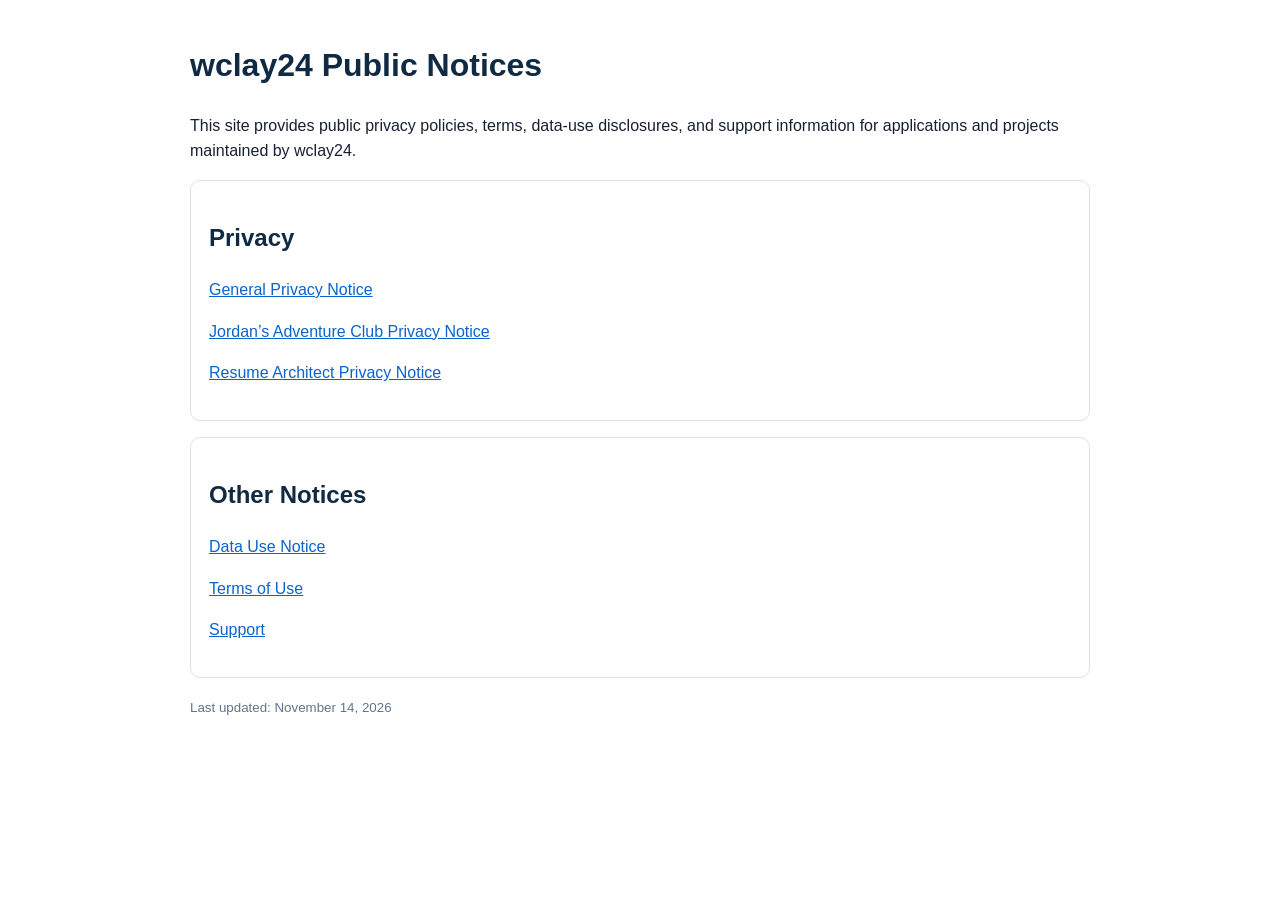
<file: index.html>
<!doctype html>
<html lang="en">
<head>
<meta charset="utf-8">
<meta name="viewport" content="width=device-width,initial-scale=1">
<title>wclay24 Public Notices</title>
<style>
body{font-family:Arial,sans-serif;max-width:900px;margin:40px auto;padding:0 20px;line-height:1.6;color:#172033}
h1,h2{color:#102a43}
a{color:#0b63ce}
.card{border:1px solid #d9e2ec;border-radius:10px;padding:18px;margin:16px 0}
small{color:#61758a}
</style>
</head>
<body>
<h1>wclay24 Public Notices</h1>
<p>This site provides public privacy policies, terms, data-use disclosures, and support information for applications and projects maintained by wclay24.</p>

<div class="card">
<h2>Privacy</h2>
<p><a href="privacy.html">General Privacy Notice</a></p>
<p><a href="jordans-adventure-club.html">Jordan’s Adventure Club Privacy Notice</a></p>
<p><a href="privacy/resume-architect.html">Resume Architect Privacy Notice</a></p>
</div>

<div class="card">
<h2>Other Notices</h2>
<p><a href="data-use.html">Data Use Notice</a></p>
<p><a href="terms.html">Terms of Use</a></p>
<p><a href="support.html">Support</a></p>
</div>

<p><small>Last updated: November 14, 2026</small></p>
</body>
</html>
</file>
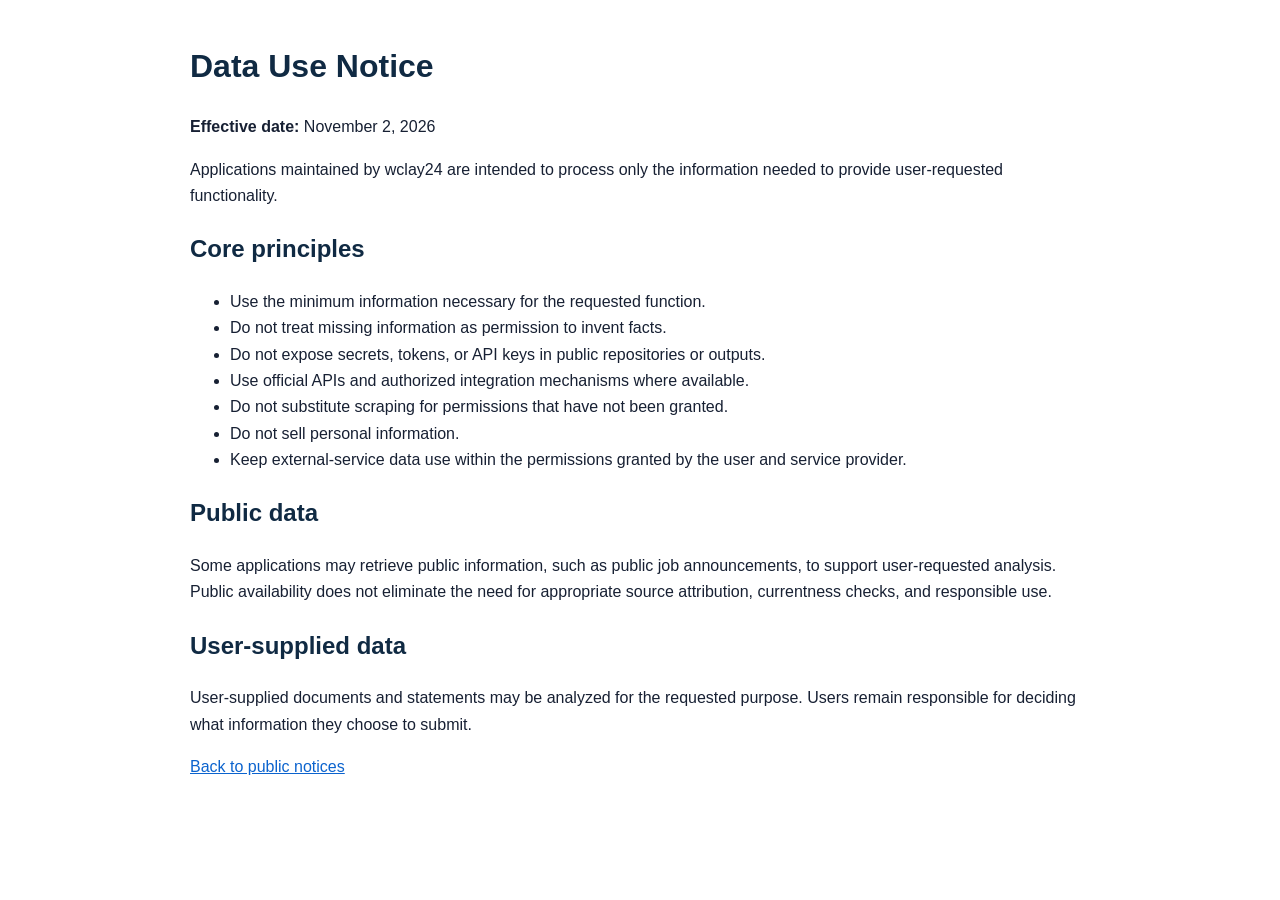
<file: data-use.html>
<!doctype html>
<html lang="en">
<head>
<meta charset="utf-8">
<meta name="viewport" content="width=device-width,initial-scale=1">
<title>Data Use Notice</title>
<style>
body{font-family:Arial,sans-serif;max-width:900px;margin:40px auto;padding:0 20px;line-height:1.65;color:#172033}
h1,h2{color:#102a43}
a{color:#0b63ce}
</style>
</head>
<body>
<h1>Data Use Notice</h1>
<p><strong>Effective date:</strong> November 2, 2026</p>

<p>Applications maintained by wclay24 are intended to process only the information needed to provide user-requested functionality.</p>

<h2>Core principles</h2>
<ul>
<li>Use the minimum information necessary for the requested function.</li>
<li>Do not treat missing information as permission to invent facts.</li>
<li>Do not expose secrets, tokens, or API keys in public repositories or outputs.</li>
<li>Use official APIs and authorized integration mechanisms where available.</li>
<li>Do not substitute scraping for permissions that have not been granted.</li>
<li>Do not sell personal information.</li>
<li>Keep external-service data use within the permissions granted by the user and service provider.</li>
</ul>

<h2>Public data</h2>
<p>Some applications may retrieve public information, such as public job announcements, to support user-requested analysis. Public availability does not eliminate the need for appropriate source attribution, currentness checks, and responsible use.</p>

<h2>User-supplied data</h2>
<p>User-supplied documents and statements may be analyzed for the requested purpose. Users remain responsible for deciding what information they choose to submit.</p>

<p><a href="index.html">Back to public notices</a></p>
</body>
</html>
</file>
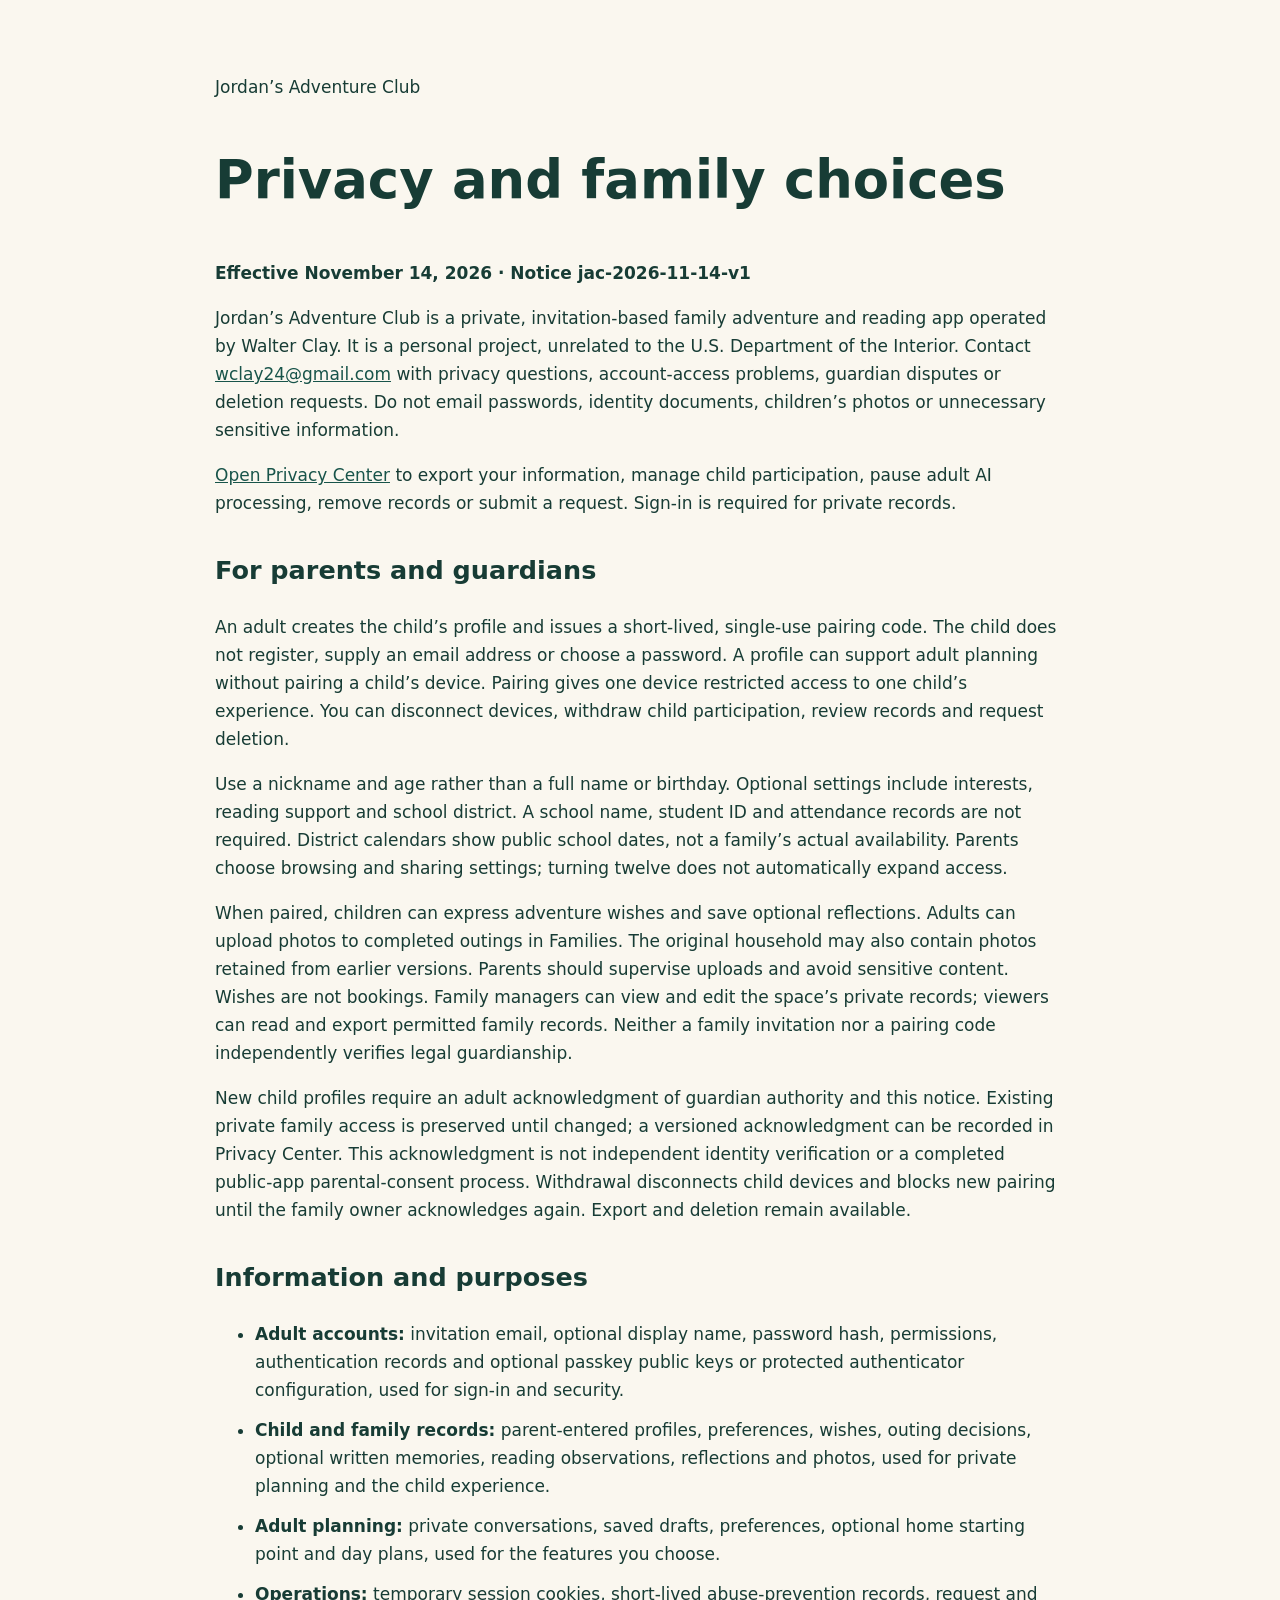
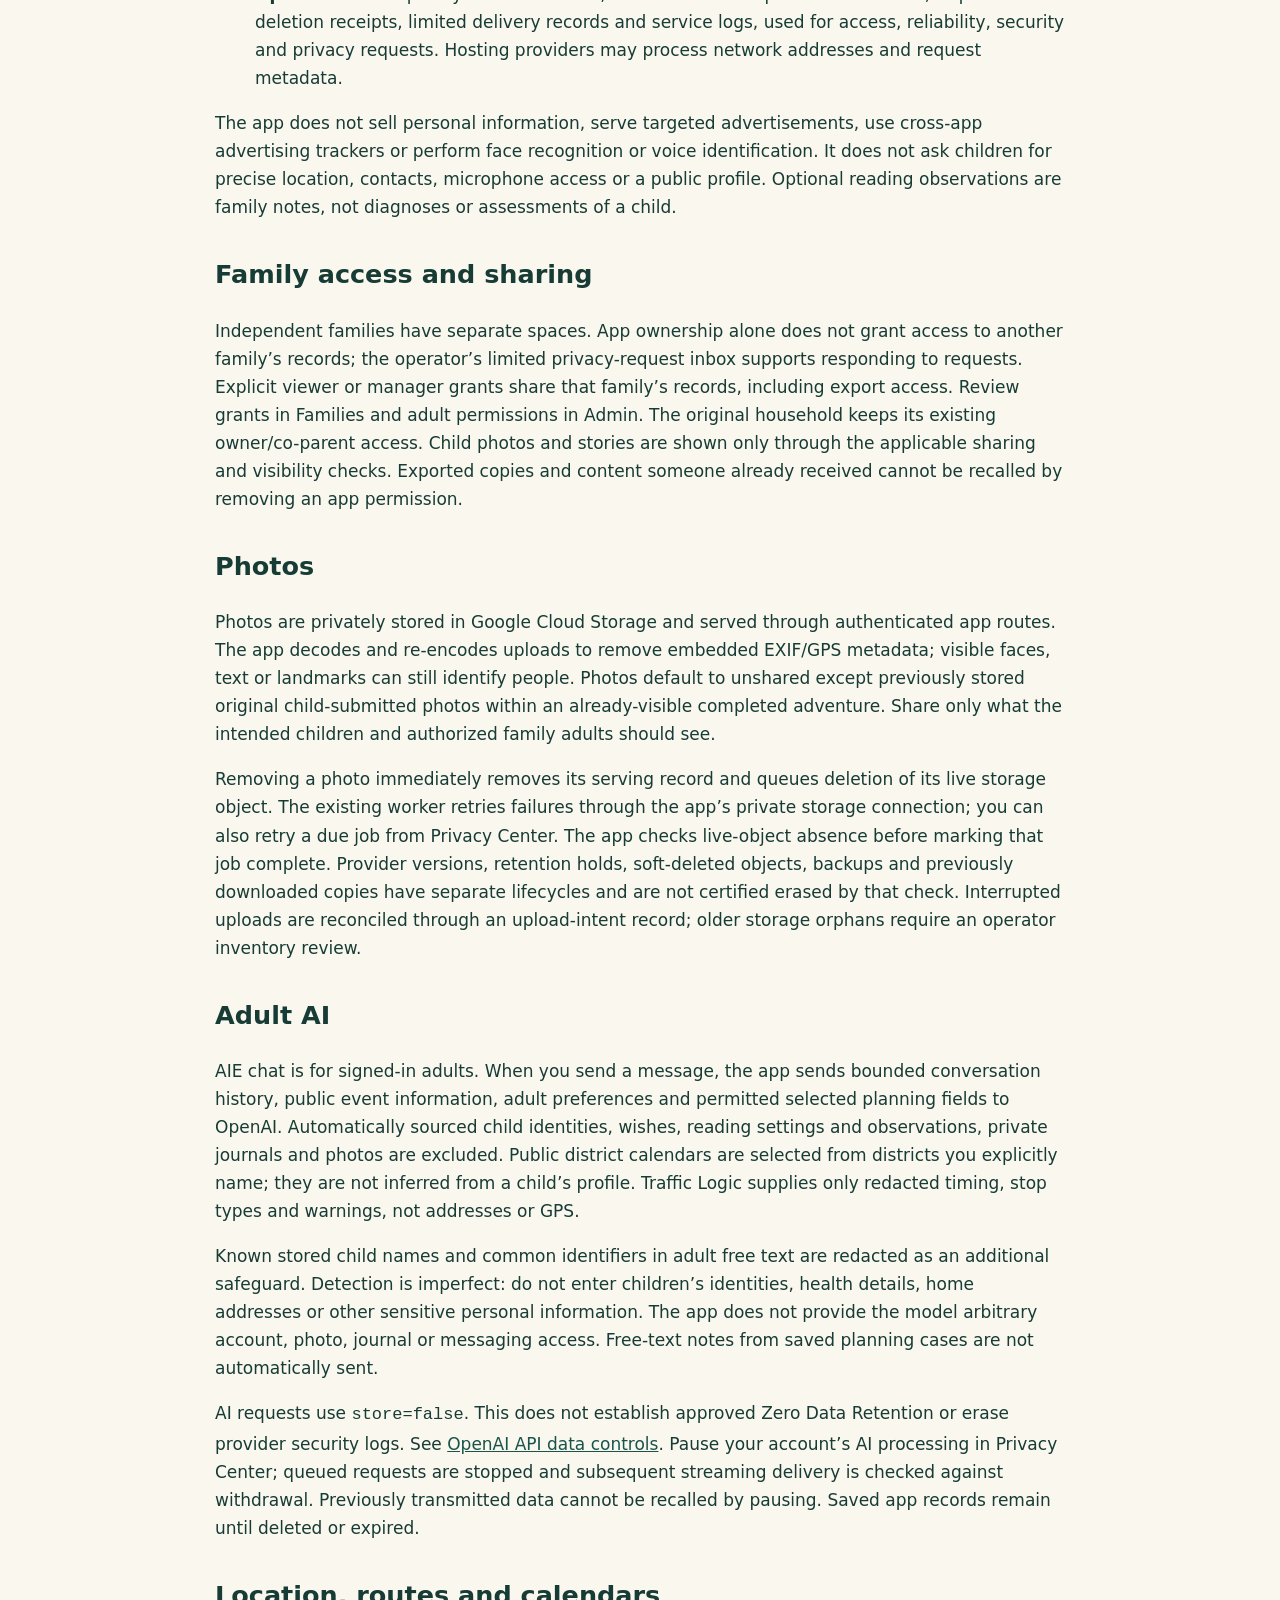
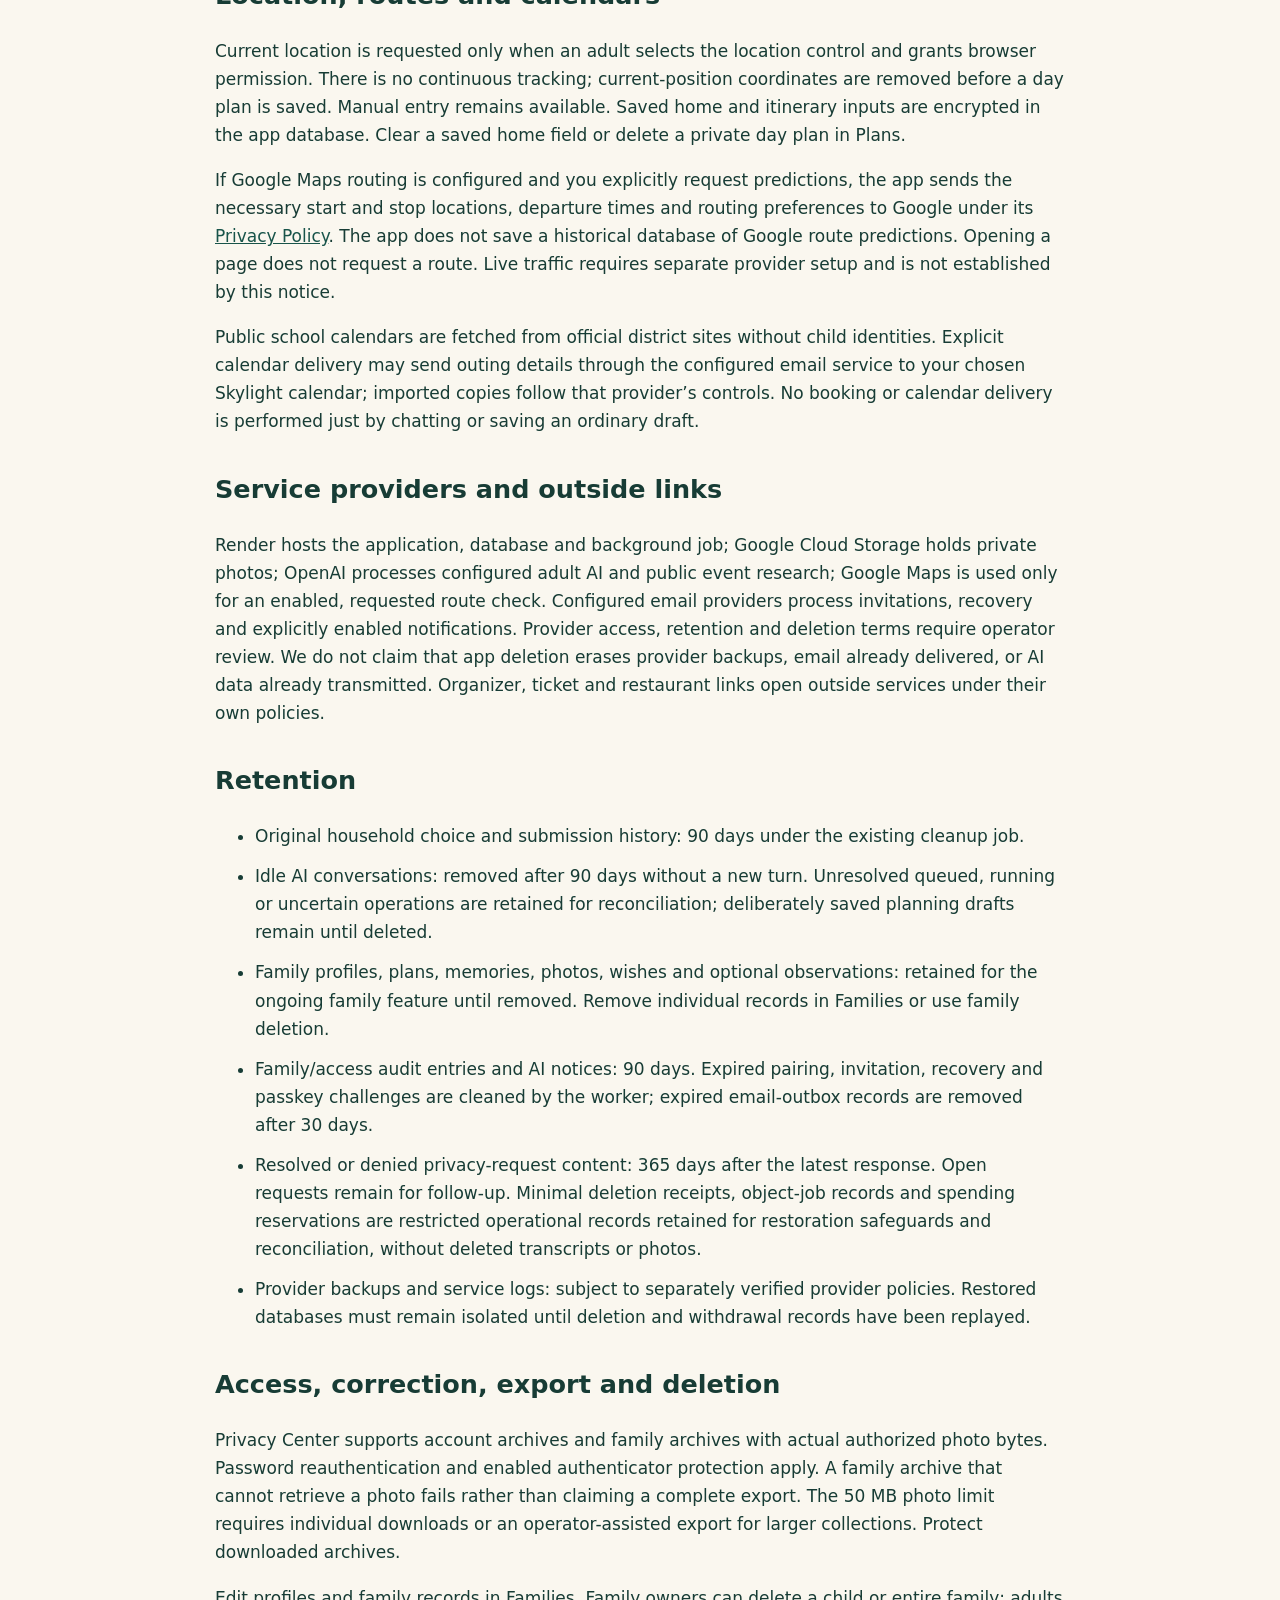
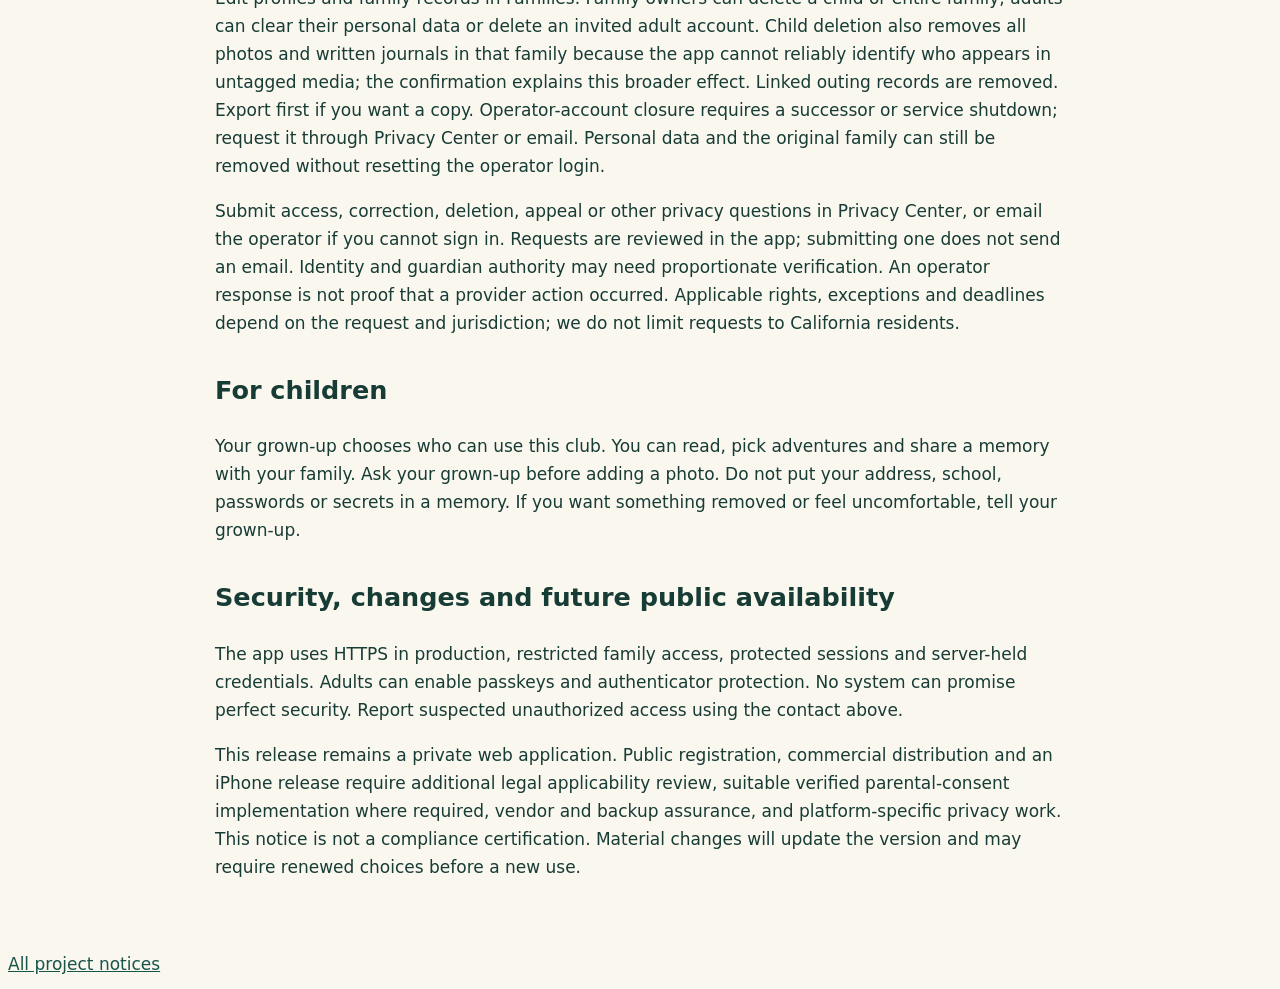
<file: jordans-adventure-club.html>
<!doctype html><html lang="en"><head><meta charset="utf-8"><meta name="viewport" content="width=device-width,initial-scale=1"><title>Privacy · Jordan’s Adventure Club</title><link rel="stylesheet" href="jac-privacy.css"></head><body><main class="privacy-notice">
<p class="eyebrow">Jordan’s Adventure Club</p><h1>Privacy and family choices</h1>
<p><strong>Effective November 14, 2026 · Notice jac-2026-11-14-v1</strong></p>
<p>Jordan’s Adventure Club is a private, invitation-based family adventure and reading app operated by Walter Clay. It is a personal project, unrelated to the U.S. Department of the Interior. Contact <a href="mailto:wclay24@gmail.com">wclay24@gmail.com</a> with privacy questions, account-access problems, guardian disputes or deletion requests. Do not email passwords, identity documents, children’s photos or unnecessary sensitive information.</p>
<p><a href="https://jordansatlas.com/club/privacy">Open Privacy Center</a> to export your information, manage child participation, pause adult AI processing, remove records or submit a request. Sign-in is required for private records.</p>
<h2 id="parents">For parents and guardians</h2>
<p>An adult creates the child’s profile and issues a short-lived, single-use pairing code. The child does not register, supply an email address or choose a password. A profile can support adult planning without pairing a child’s device. Pairing gives one device restricted access to one child’s experience. You can disconnect devices, withdraw child participation, review records and request deletion.</p>
<p>Use a nickname and age rather than a full name or birthday. Optional settings include interests, reading support and school district. A school name, student ID and attendance records are not required. District calendars show public school dates, not a family’s actual availability. Parents choose browsing and sharing settings; turning twelve does not automatically expand access.</p>
<p>When paired, children can express adventure wishes and save optional reflections. Adults can upload photos to completed outings in Families. The original household may also contain photos retained from earlier versions. Parents should supervise uploads and avoid sensitive content. Wishes are not bookings. Family managers can view and edit the space’s private records; viewers can read and export permitted family records. Neither a family invitation nor a pairing code independently verifies legal guardianship.</p>
<p>New child profiles require an adult acknowledgment of guardian authority and this notice. Existing private family access is preserved until changed; a versioned acknowledgment can be recorded in Privacy Center. This acknowledgment is not independent identity verification or a completed public-app parental-consent process. Withdrawal disconnects child devices and blocks new pairing until the family owner acknowledges again. Export and deletion remain available.</p>
<h2>Information and purposes</h2>
<ul><li><strong>Adult accounts:</strong> invitation email, optional display name, password hash, permissions, authentication records and optional passkey public keys or protected authenticator configuration, used for sign-in and security.</li>
<li><strong>Child and family records:</strong> parent-entered profiles, preferences, wishes, outing decisions, optional written memories, reading observations, reflections and photos, used for private planning and the child experience.</li>
<li><strong>Adult planning:</strong> private conversations, saved drafts, preferences, optional home starting point and day plans, used for the features you choose.</li>
<li><strong>Operations:</strong> temporary session cookies, short-lived abuse-prevention records, request and deletion receipts, limited delivery records and service logs, used for access, reliability, security and privacy requests. Hosting providers may process network addresses and request metadata.</li></ul>
<p>The app does not sell personal information, serve targeted advertisements, use cross-app advertising trackers or perform face recognition or voice identification. It does not ask children for precise location, contacts, microphone access or a public profile. Optional reading observations are family notes, not diagnoses or assessments of a child.</p>
<h2>Family access and sharing</h2>
<p>Independent families have separate spaces. App ownership alone does not grant access to another family’s records; the operator’s limited privacy-request inbox supports responding to requests. Explicit viewer or manager grants share that family’s records, including export access. Review grants in Families and adult permissions in Admin. The original household keeps its existing owner/co-parent access. Child photos and stories are shown only through the applicable sharing and visibility checks. Exported copies and content someone already received cannot be recalled by removing an app permission.</p>
<h2>Photos</h2>
<p>Photos are privately stored in Google Cloud Storage and served through authenticated app routes. The app decodes and re-encodes uploads to remove embedded EXIF/GPS metadata; visible faces, text or landmarks can still identify people. Photos default to unshared except previously stored original child-submitted photos within an already-visible completed adventure. Share only what the intended children and authorized family adults should see.</p>
<p>Removing a photo immediately removes its serving record and queues deletion of its live storage object. The existing worker retries failures through the app’s private storage connection; you can also retry a due job from Privacy Center. The app checks live-object absence before marking that job complete. Provider versions, retention holds, soft-deleted objects, backups and previously downloaded copies have separate lifecycles and are not certified erased by that check. Interrupted uploads are reconciled through an upload-intent record; older storage orphans require an operator inventory review.</p>
<h2>Adult AI</h2>
<p>AIE chat is for signed-in adults. When you send a message, the app sends bounded conversation history, public event information, adult preferences and permitted selected planning fields to OpenAI. Automatically sourced child identities, wishes, reading settings and observations, private journals and photos are excluded. Public district calendars are selected from districts you explicitly name; they are not inferred from a child’s profile. Traffic Logic supplies only redacted timing, stop types and warnings, not addresses or GPS.</p>
<p>Known stored child names and common identifiers in adult free text are redacted as an additional safeguard. Detection is imperfect: do not enter children’s identities, health details, home addresses or other sensitive personal information. The app does not provide the model arbitrary account, photo, journal or messaging access. Free-text notes from saved planning cases are not automatically sent.</p>
<p>AI requests use <code>store=false</code>. This does not establish approved Zero Data Retention or erase provider security logs. See <a href="https://developers.openai.com/api/docs/guides/your-data">OpenAI API data controls</a>. Pause your account’s AI processing in Privacy Center; queued requests are stopped and subsequent streaming delivery is checked against withdrawal. Previously transmitted data cannot be recalled by pausing. Saved app records remain until deleted or expired.</p>
<h2>Location, routes and calendars</h2>
<p>Current location is requested only when an adult selects the location control and grants browser permission. There is no continuous tracking; current-position coordinates are removed before a day plan is saved. Manual entry remains available. Saved home and itinerary inputs are encrypted in the app database. Clear a saved home field or delete a private day plan in Plans.</p>
<p>If Google Maps routing is configured and you explicitly request predictions, the app sends the necessary start and stop locations, departure times and routing preferences to Google under its <a href="https://policies.google.com/privacy">Privacy Policy</a>. The app does not save a historical database of Google route predictions. Opening a page does not request a route. Live traffic requires separate provider setup and is not established by this notice.</p>
<p>Public school calendars are fetched from official district sites without child identities. Explicit calendar delivery may send outing details through the configured email service to your chosen Skylight calendar; imported copies follow that provider’s controls. No booking or calendar delivery is performed just by chatting or saving an ordinary draft.</p>
<h2>Service providers and outside links</h2>
<p>Render hosts the application, database and background job; Google Cloud Storage holds private photos; OpenAI processes configured adult AI and public event research; Google Maps is used only for an enabled, requested route check. Configured email providers process invitations, recovery and explicitly enabled notifications. Provider access, retention and deletion terms require operator review. We do not claim that app deletion erases provider backups, email already delivered, or AI data already transmitted. Organizer, ticket and restaurant links open outside services under their own policies.</p>
<h2>Retention</h2>
<ul><li>Original household choice and submission history: 90 days under the existing cleanup job.</li><li>Idle AI conversations: removed after 90 days without a new turn. Unresolved queued, running or uncertain operations are retained for reconciliation; deliberately saved planning drafts remain until deleted.</li><li>Family profiles, plans, memories, photos, wishes and optional observations: retained for the ongoing family feature until removed. Remove individual records in Families or use family deletion.</li><li>Family/access audit entries and AI notices: 90 days. Expired pairing, invitation, recovery and passkey challenges are cleaned by the worker; expired email-outbox records are removed after 30 days.</li><li>Resolved or denied privacy-request content: 365 days after the latest response. Open requests remain for follow-up. Minimal deletion receipts, object-job records and spending reservations are restricted operational records retained for restoration safeguards and reconciliation, without deleted transcripts or photos.</li><li>Provider backups and service logs: subject to separately verified provider policies. Restored databases must remain isolated until deletion and withdrawal records have been replayed.</li></ul>
<h2>Access, correction, export and deletion</h2>
<p>Privacy Center supports account archives and family archives with actual authorized photo bytes. Password reauthentication and enabled authenticator protection apply. A family archive that cannot retrieve a photo fails rather than claiming a complete export. The 50 MB photo limit requires individual downloads or an operator-assisted export for larger collections. Protect downloaded archives.</p>
<p>Edit profiles and family records in Families. Family owners can delete a child or entire family; adults can clear their personal data or delete an invited adult account. Child deletion also removes all photos and written journals in that family because the app cannot reliably identify who appears in untagged media; the confirmation explains this broader effect. Linked outing records are removed. Export first if you want a copy. Operator-account closure requires a successor or service shutdown; request it through Privacy Center or email. Personal data and the original family can still be removed without resetting the operator login.</p>
<p>Submit access, correction, deletion, appeal or other privacy questions in Privacy Center, or email the operator if you cannot sign in. Requests are reviewed in the app; submitting one does not send an email. Identity and guardian authority may need proportionate verification. An operator response is not proof that a provider action occurred. Applicable rights, exceptions and deadlines depend on the request and jurisdiction; we do not limit requests to California residents.</p>
<h2 id="children">For children</h2>
<p>Your grown-up chooses who can use this club. You can read, pick adventures and share a memory with your family. Ask your grown-up before adding a photo. Do not put your address, school, passwords or secrets in a memory. If you want something removed or feel uncomfortable, tell your grown-up.</p>
<h2>Security, changes and future public availability</h2>
<p>The app uses HTTPS in production, restricted family access, protected sessions and server-held credentials. Adults can enable passkeys and authenticator protection. No system can promise perfect security. Report suspected unauthorized access using the contact above.</p>
<p>This release remains a private web application. Public registration, commercial distribution and an iPhone release require additional legal applicability review, suitable verified parental-consent implementation where required, vendor and backup assurance, and platform-specific privacy work. This notice is not a compliance certification. Material changes will update the version and may require renewed choices before a new use.</p>
</main>
<p><a href="index.html">All project notices</a></p></body></html>
</file>
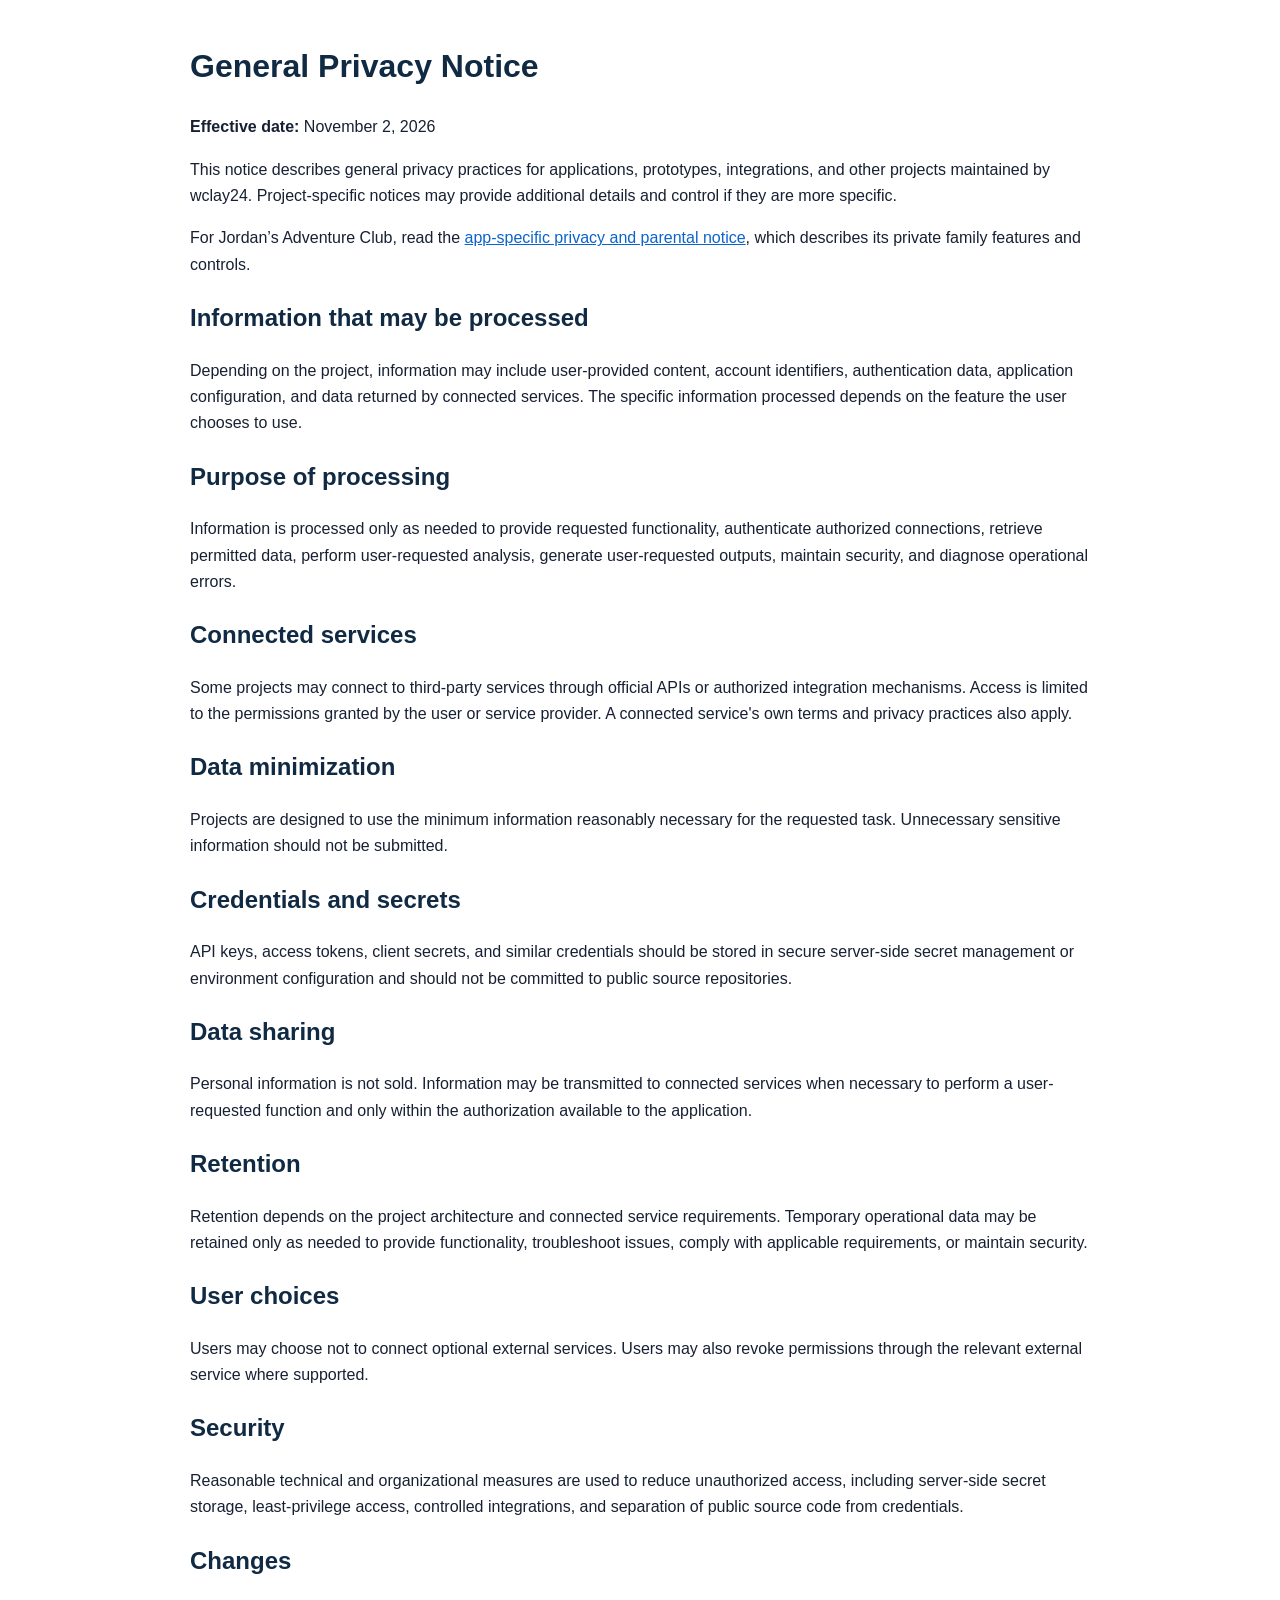
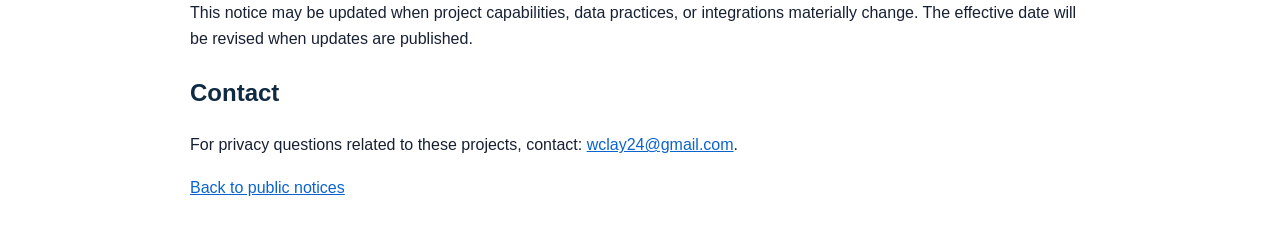
<file: privacy.html>
<!doctype html>
<html lang="en">
<head>
<meta charset="utf-8">
<meta name="viewport" content="width=device-width,initial-scale=1">
<title>General Privacy Notice</title>
<style>
body{font-family:Arial,sans-serif;max-width:900px;margin:40px auto;padding:0 20px;line-height:1.65;color:#172033}
h1,h2{color:#102a43}
a{color:#0b63ce}
</style>
</head>
<body>
<h1>General Privacy Notice</h1>
<p><strong>Effective date:</strong> November 2, 2026</p>

<p>This notice describes general privacy practices for applications, prototypes, integrations, and other projects maintained by wclay24. Project-specific notices may provide additional details and control if they are more specific.</p>

<p>For Jordan’s Adventure Club, read the <a href="jordans-adventure-club.html">app-specific privacy and parental notice</a>, which describes its private family features and controls.</p>

<h2>Information that may be processed</h2>
<p>Depending on the project, information may include user-provided content, account identifiers, authentication data, application configuration, and data returned by connected services. The specific information processed depends on the feature the user chooses to use.</p>

<h2>Purpose of processing</h2>
<p>Information is processed only as needed to provide requested functionality, authenticate authorized connections, retrieve permitted data, perform user-requested analysis, generate user-requested outputs, maintain security, and diagnose operational errors.</p>

<h2>Connected services</h2>
<p>Some projects may connect to third-party services through official APIs or authorized integration mechanisms. Access is limited to the permissions granted by the user or service provider. A connected service's own terms and privacy practices also apply.</p>

<h2>Data minimization</h2>
<p>Projects are designed to use the minimum information reasonably necessary for the requested task. Unnecessary sensitive information should not be submitted.</p>

<h2>Credentials and secrets</h2>
<p>API keys, access tokens, client secrets, and similar credentials should be stored in secure server-side secret management or environment configuration and should not be committed to public source repositories.</p>

<h2>Data sharing</h2>
<p>Personal information is not sold. Information may be transmitted to connected services when necessary to perform a user-requested function and only within the authorization available to the application.</p>

<h2>Retention</h2>
<p>Retention depends on the project architecture and connected service requirements. Temporary operational data may be retained only as needed to provide functionality, troubleshoot issues, comply with applicable requirements, or maintain security.</p>

<h2>User choices</h2>
<p>Users may choose not to connect optional external services. Users may also revoke permissions through the relevant external service where supported.</p>

<h2>Security</h2>
<p>Reasonable technical and organizational measures are used to reduce unauthorized access, including server-side secret storage, least-privilege access, controlled integrations, and separation of public source code from credentials.</p>

<h2>Changes</h2>
<p>This notice may be updated when project capabilities, data practices, or integrations materially change. The effective date will be revised when updates are published.</p>

<h2>Contact</h2>
<p>For privacy questions related to these projects, contact: <a href="mailto:wclay24@gmail.com">wclay24@gmail.com</a>.</p>

<p><a href="index.html">Back to public notices</a></p>
</body>
</html>
</file>
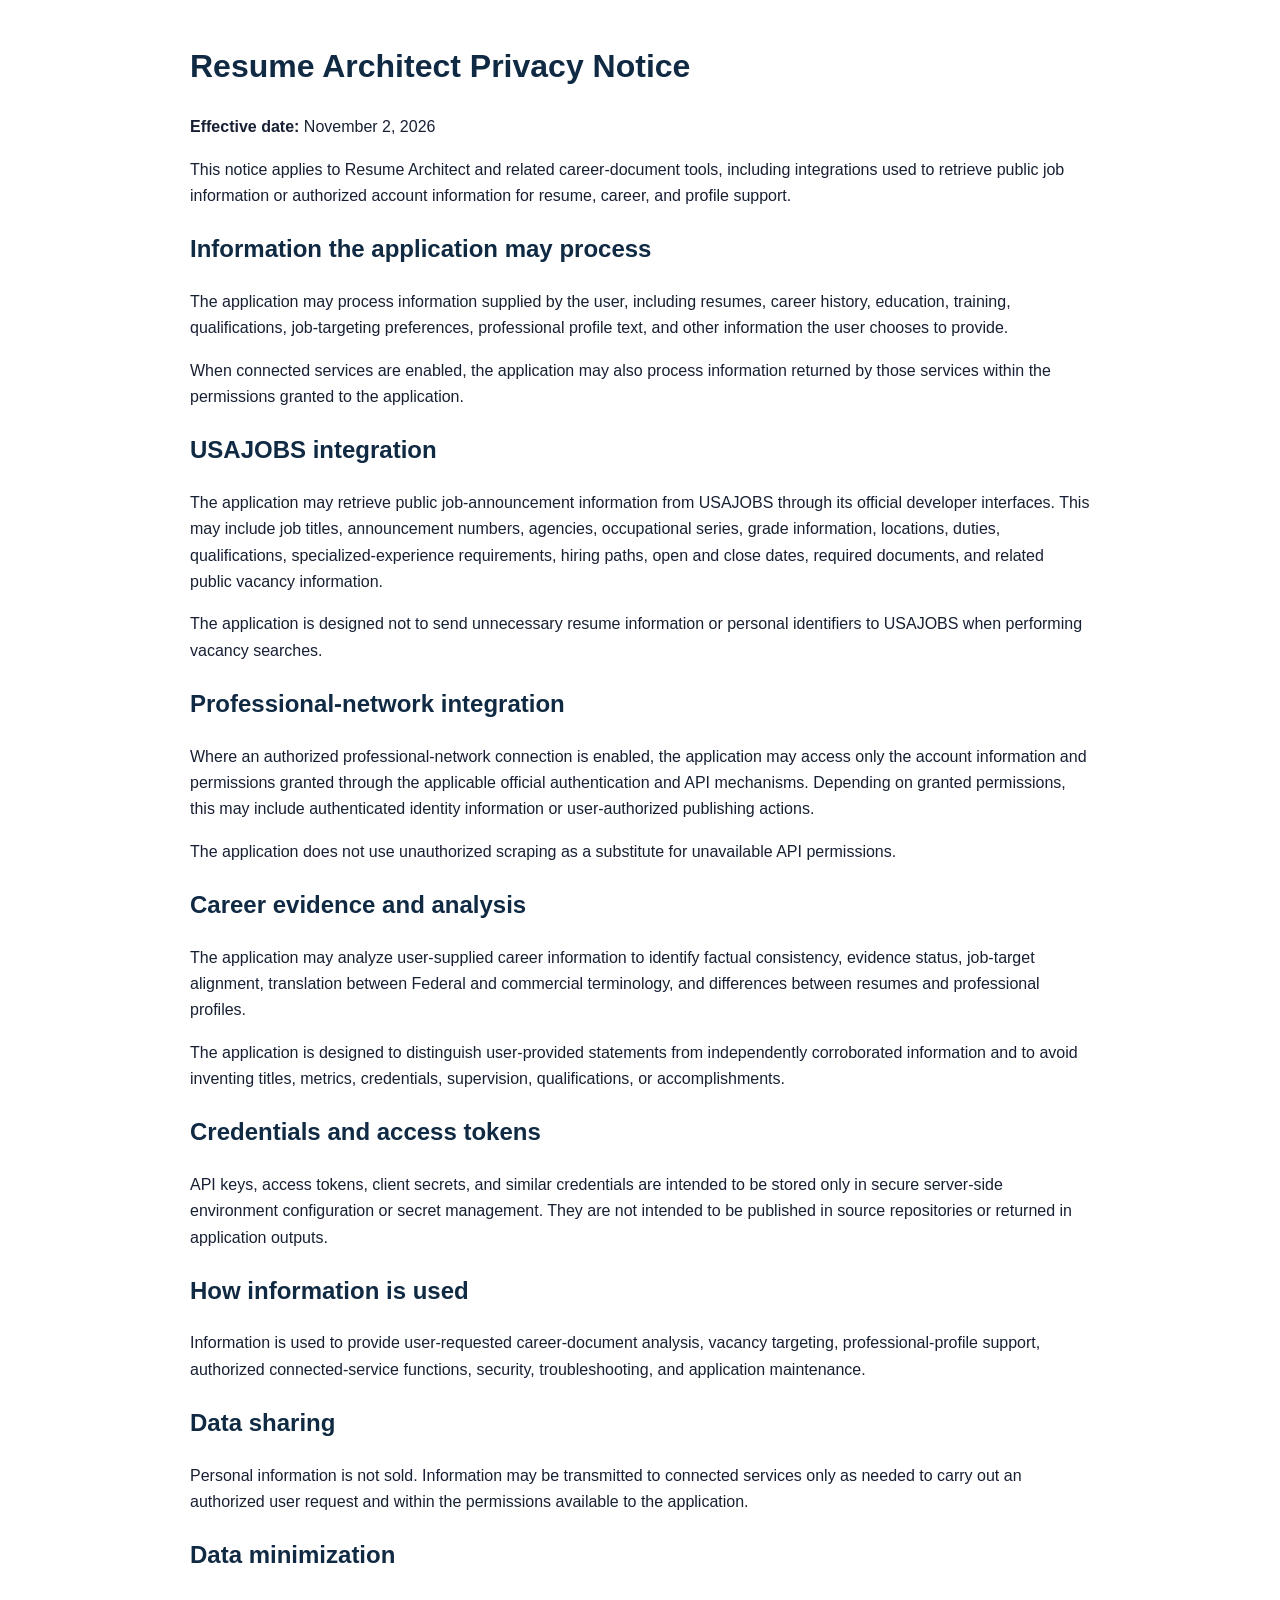
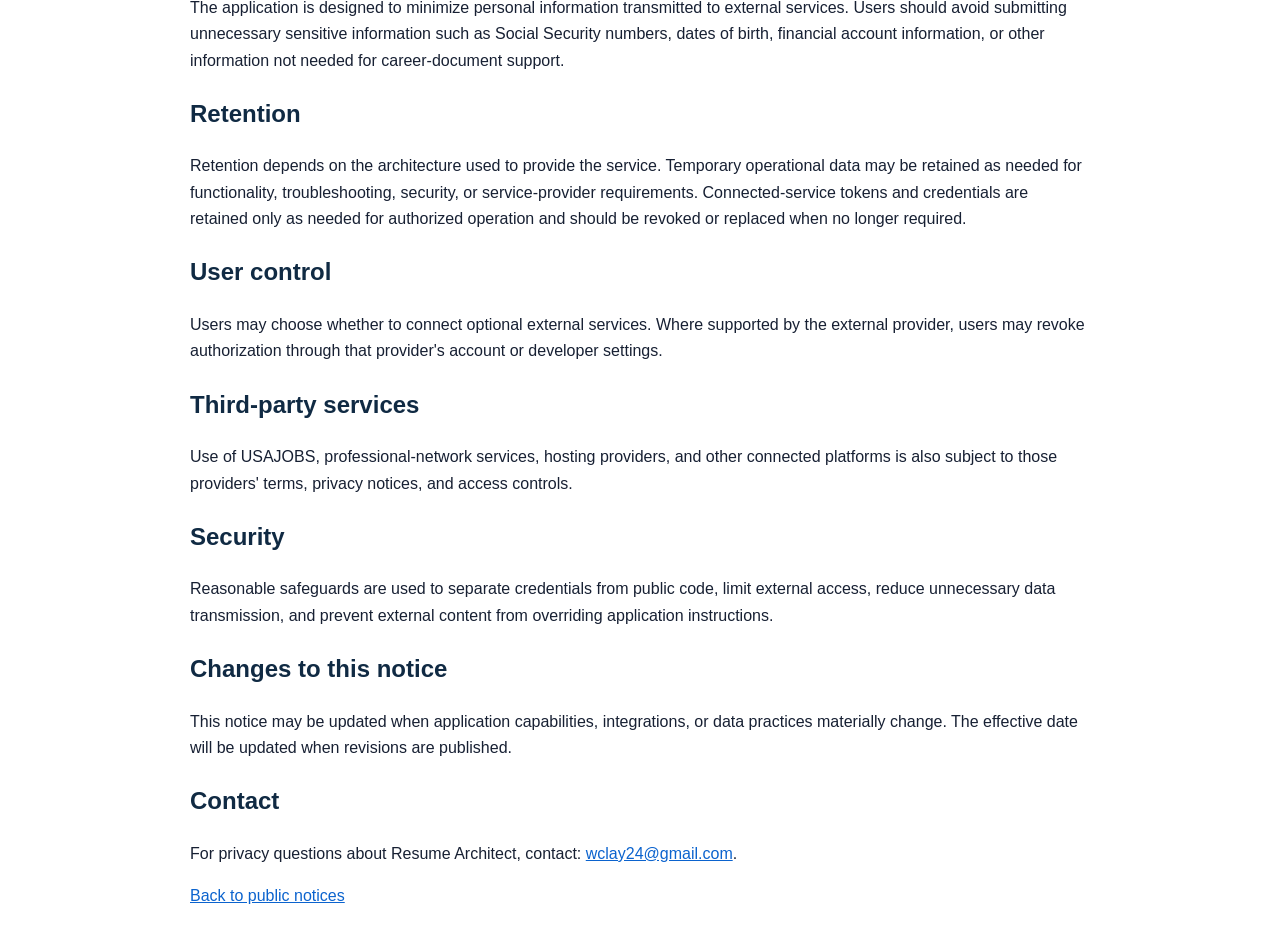
<file: resume-architect.html>
<!doctype html>
<html lang="en">
<head>
<meta charset="utf-8">
<meta name="viewport" content="width=device-width,initial-scale=1">
<title>Resume Architect Privacy Notice</title>
<style>
body{font-family:Arial,sans-serif;max-width:900px;margin:40px auto;padding:0 20px;line-height:1.65;color:#172033}
h1,h2{color:#102a43}
a{color:#0b63ce}
</style>
</head>
<body>
<h1>Resume Architect Privacy Notice</h1>
<p><strong>Effective date:</strong> November 2, 2026</p>

<p>This notice applies to Resume Architect and related career-document tools, including integrations used to retrieve public job information or authorized account information for resume, career, and profile support.</p>

<h2>Information the application may process</h2>
<p>The application may process information supplied by the user, including resumes, career history, education, training, qualifications, job-targeting preferences, professional profile text, and other information the user chooses to provide.</p>

<p>When connected services are enabled, the application may also process information returned by those services within the permissions granted to the application.</p>

<h2>USAJOBS integration</h2>
<p>The application may retrieve public job-announcement information from USAJOBS through its official developer interfaces. This may include job titles, announcement numbers, agencies, occupational series, grade information, locations, duties, qualifications, specialized-experience requirements, hiring paths, open and close dates, required documents, and related public vacancy information.</p>

<p>The application is designed not to send unnecessary resume information or personal identifiers to USAJOBS when performing vacancy searches.</p>

<h2>Professional-network integration</h2>
<p>Where an authorized professional-network connection is enabled, the application may access only the account information and permissions granted through the applicable official authentication and API mechanisms. Depending on granted permissions, this may include authenticated identity information or user-authorized publishing actions.</p>

<p>The application does not use unauthorized scraping as a substitute for unavailable API permissions.</p>

<h2>Career evidence and analysis</h2>
<p>The application may analyze user-supplied career information to identify factual consistency, evidence status, job-target alignment, translation between Federal and commercial terminology, and differences between resumes and professional profiles.</p>

<p>The application is designed to distinguish user-provided statements from independently corroborated information and to avoid inventing titles, metrics, credentials, supervision, qualifications, or accomplishments.</p>

<h2>Credentials and access tokens</h2>
<p>API keys, access tokens, client secrets, and similar credentials are intended to be stored only in secure server-side environment configuration or secret management. They are not intended to be published in source repositories or returned in application outputs.</p>

<h2>How information is used</h2>
<p>Information is used to provide user-requested career-document analysis, vacancy targeting, professional-profile support, authorized connected-service functions, security, troubleshooting, and application maintenance.</p>

<h2>Data sharing</h2>
<p>Personal information is not sold. Information may be transmitted to connected services only as needed to carry out an authorized user request and within the permissions available to the application.</p>

<h2>Data minimization</h2>
<p>The application is designed to minimize personal information transmitted to external services. Users should avoid submitting unnecessary sensitive information such as Social Security numbers, dates of birth, financial account information, or other information not needed for career-document support.</p>

<h2>Retention</h2>
<p>Retention depends on the architecture used to provide the service. Temporary operational data may be retained as needed for functionality, troubleshooting, security, or service-provider requirements. Connected-service tokens and credentials are retained only as needed for authorized operation and should be revoked or replaced when no longer required.</p>

<h2>User control</h2>
<p>Users may choose whether to connect optional external services. Where supported by the external provider, users may revoke authorization through that provider's account or developer settings.</p>

<h2>Third-party services</h2>
<p>Use of USAJOBS, professional-network services, hosting providers, and other connected platforms is also subject to those providers' terms, privacy notices, and access controls.</p>

<h2>Security</h2>
<p>Reasonable safeguards are used to separate credentials from public code, limit external access, reduce unnecessary data transmission, and prevent external content from overriding application instructions.</p>

<h2>Changes to this notice</h2>
<p>This notice may be updated when application capabilities, integrations, or data practices materially change. The effective date will be updated when revisions are published.</p>

<h2>Contact</h2>
<p>For privacy questions about Resume Architect, contact: <a href="mailto:wclay24@gmail.com">wclay24@gmail.com</a>.</p>

<p><a href="../index.html">Back to public notices</a></p>
</body>
</html>
</file>
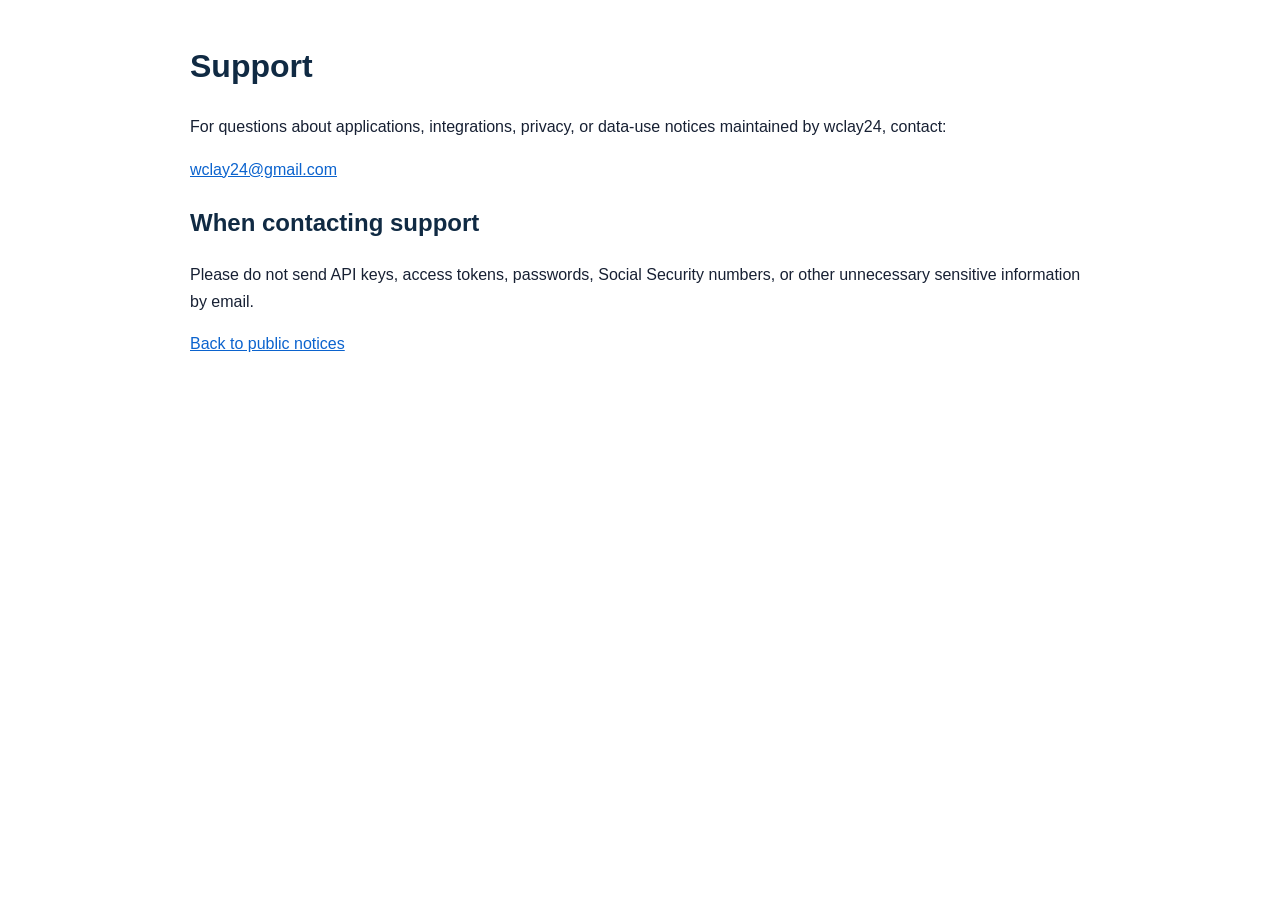
<file: support.html>
<!doctype html>
<html lang="en">
<head>
<meta charset="utf-8">
<meta name="viewport" content="width=device-width,initial-scale=1">
<title>Support</title>
<style>
body{font-family:Arial,sans-serif;max-width:900px;margin:40px auto;padding:0 20px;line-height:1.65;color:#172033}
h1,h2{color:#102a43}
a{color:#0b63ce}
</style>
</head>
<body>
<h1>Support</h1>
<p>For questions about applications, integrations, privacy, or data-use notices maintained by wclay24, contact:</p>

<p><a href="mailto:wclay24@gmail.com">wclay24@gmail.com</a></p>

<h2>When contacting support</h2>
<p>Please do not send API keys, access tokens, passwords, Social Security numbers, or other unnecessary sensitive information by email.</p>

<p><a href="index.html">Back to public notices</a></p>
</body>
</html>
</file>
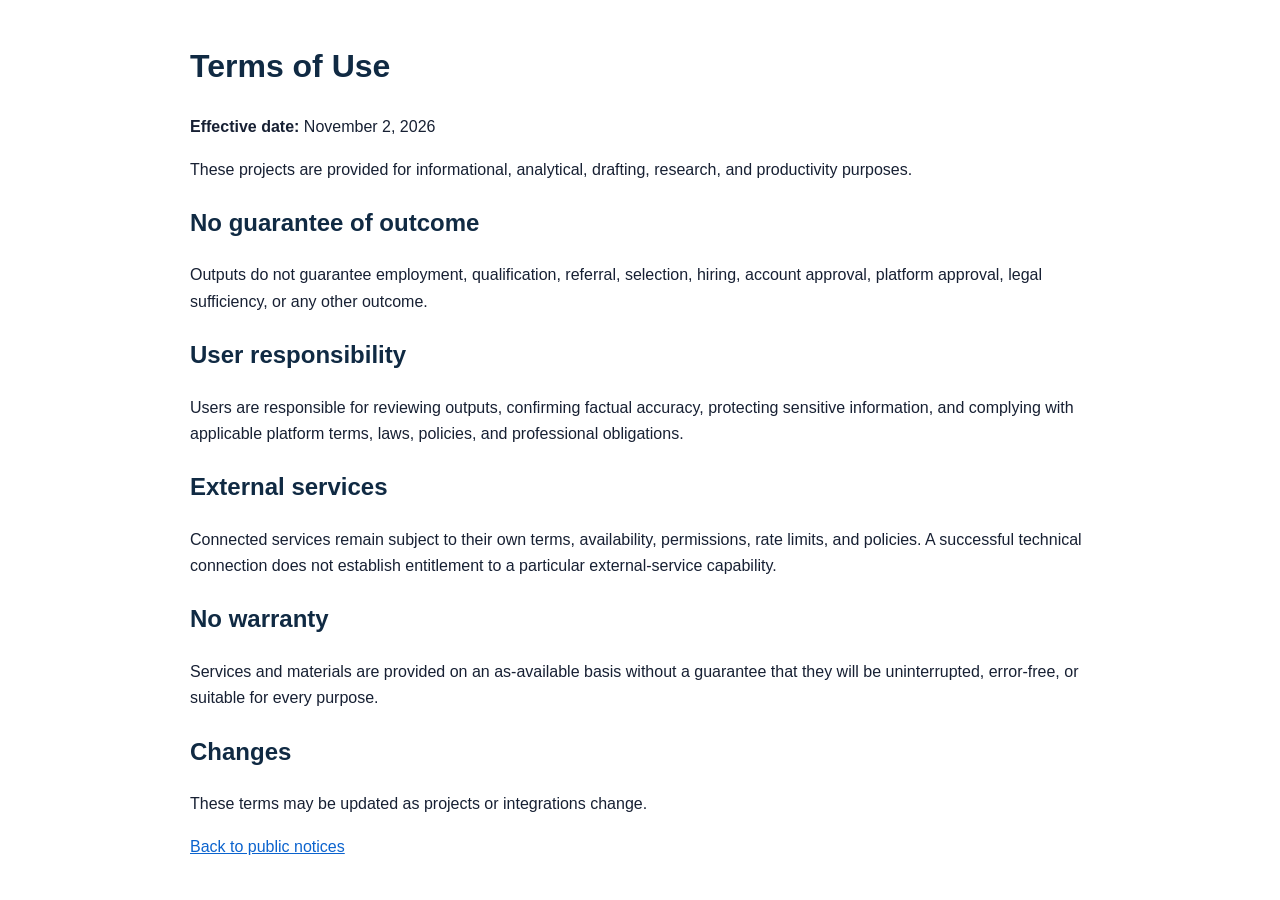
<file: terms.html>
<!doctype html>
<html lang="en">
<head>
<meta charset="utf-8">
<meta name="viewport" content="width=device-width,initial-scale=1">
<title>Terms of Use</title>
<style>
body{font-family:Arial,sans-serif;max-width:900px;margin:40px auto;padding:0 20px;line-height:1.65;color:#172033}
h1,h2{color:#102a43}
a{color:#0b63ce}
</style>
</head>
<body>
<h1>Terms of Use</h1>
<p><strong>Effective date:</strong> November 2, 2026</p>

<p>These projects are provided for informational, analytical, drafting, research, and productivity purposes.</p>

<h2>No guarantee of outcome</h2>
<p>Outputs do not guarantee employment, qualification, referral, selection, hiring, account approval, platform approval, legal sufficiency, or any other outcome.</p>

<h2>User responsibility</h2>
<p>Users are responsible for reviewing outputs, confirming factual accuracy, protecting sensitive information, and complying with applicable platform terms, laws, policies, and professional obligations.</p>

<h2>External services</h2>
<p>Connected services remain subject to their own terms, availability, permissions, rate limits, and policies. A successful technical connection does not establish entitlement to a particular external-service capability.</p>

<h2>No warranty</h2>
<p>Services and materials are provided on an as-available basis without a guarantee that they will be uninterrupted, error-free, or suitable for every purpose.</p>

<h2>Changes</h2>
<p>These terms may be updated as projects or integrations change.</p>

<p><a href="index.html">Back to public notices</a></p>
</body>
</html>
</file>
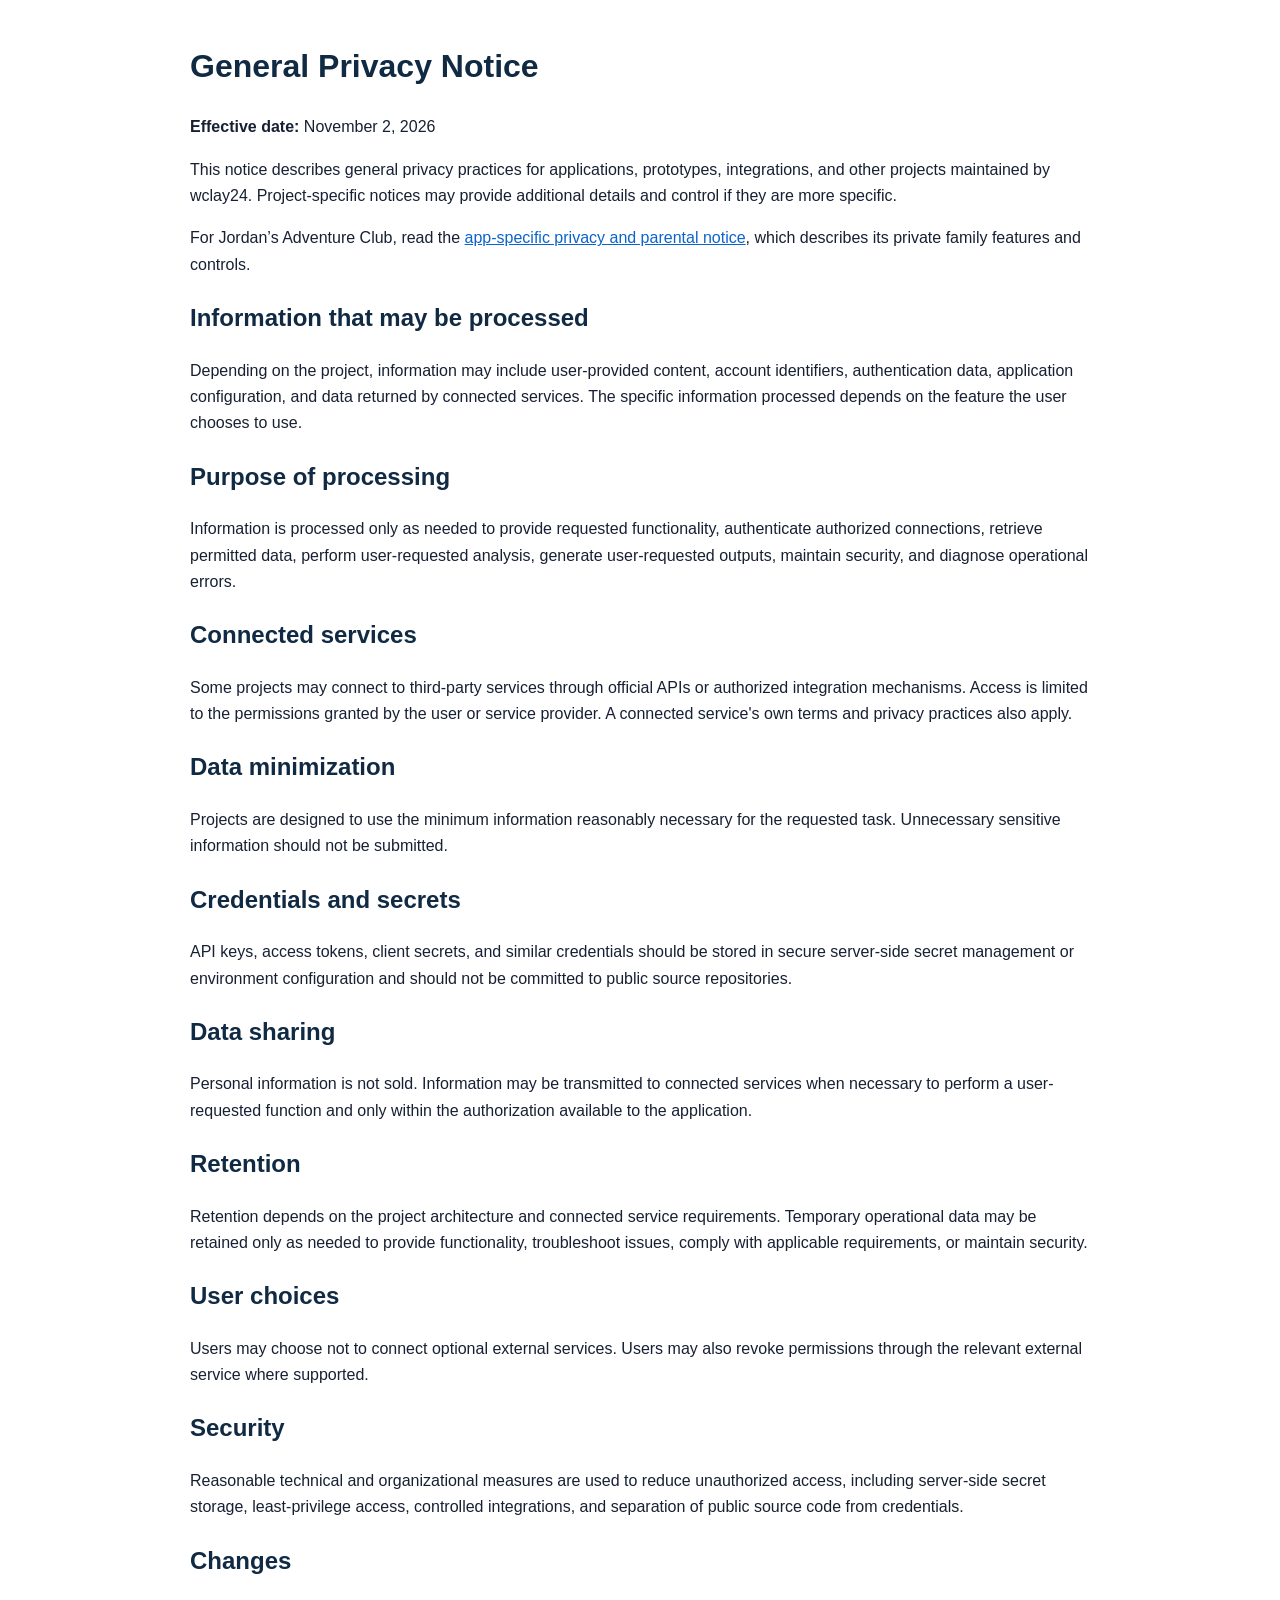
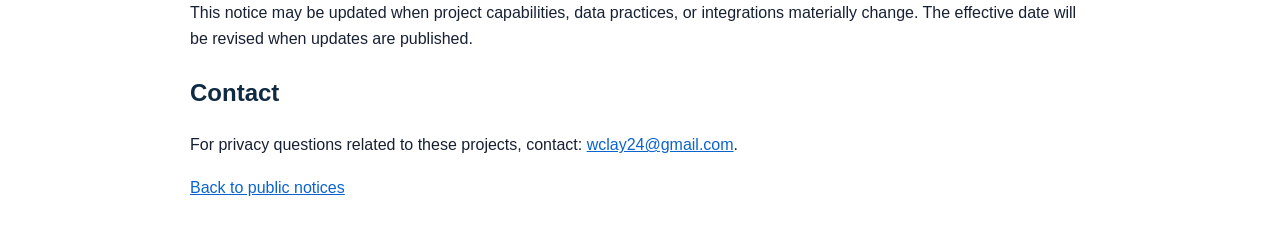
<file: privacy/privacy.html>
<!doctype html>
<html lang="en">
<head>
<meta charset="utf-8">
<meta name="viewport" content="width=device-width,initial-scale=1">
<title>General Privacy Notice</title>
<style>
body{font-family:Arial,sans-serif;max-width:900px;margin:40px auto;padding:0 20px;line-height:1.65;color:#172033}
h1,h2{color:#102a43}
a{color:#0b63ce}
</style>
</head>
<body>
<h1>General Privacy Notice</h1>
<p><strong>Effective date:</strong> November 2, 2026</p>

<p>This notice describes general privacy practices for applications, prototypes, integrations, and other projects maintained by wclay24. Project-specific notices may provide additional details and control if they are more specific.</p>

<p>For Jordan’s Adventure Club, read the <a href="../jordans-adventure-club.html">app-specific privacy and parental notice</a>, which describes its private family features and controls.</p>

<h2>Information that may be processed</h2>
<p>Depending on the project, information may include user-provided content, account identifiers, authentication data, application configuration, and data returned by connected services. The specific information processed depends on the feature the user chooses to use.</p>

<h2>Purpose of processing</h2>
<p>Information is processed only as needed to provide requested functionality, authenticate authorized connections, retrieve permitted data, perform user-requested analysis, generate user-requested outputs, maintain security, and diagnose operational errors.</p>

<h2>Connected services</h2>
<p>Some projects may connect to third-party services through official APIs or authorized integration mechanisms. Access is limited to the permissions granted by the user or service provider. A connected service's own terms and privacy practices also apply.</p>

<h2>Data minimization</h2>
<p>Projects are designed to use the minimum information reasonably necessary for the requested task. Unnecessary sensitive information should not be submitted.</p>

<h2>Credentials and secrets</h2>
<p>API keys, access tokens, client secrets, and similar credentials should be stored in secure server-side secret management or environment configuration and should not be committed to public source repositories.</p>

<h2>Data sharing</h2>
<p>Personal information is not sold. Information may be transmitted to connected services when necessary to perform a user-requested function and only within the authorization available to the application.</p>

<h2>Retention</h2>
<p>Retention depends on the project architecture and connected service requirements. Temporary operational data may be retained only as needed to provide functionality, troubleshoot issues, comply with applicable requirements, or maintain security.</p>

<h2>User choices</h2>
<p>Users may choose not to connect optional external services. Users may also revoke permissions through the relevant external service where supported.</p>

<h2>Security</h2>
<p>Reasonable technical and organizational measures are used to reduce unauthorized access, including server-side secret storage, least-privilege access, controlled integrations, and separation of public source code from credentials.</p>

<h2>Changes</h2>
<p>This notice may be updated when project capabilities, data practices, or integrations materially change. The effective date will be revised when updates are published.</p>

<h2>Contact</h2>
<p>For privacy questions related to these projects, contact: <a href="mailto:wclay24@gmail.com">wclay24@gmail.com</a>.</p>

<p><a href="index.html">Back to public notices</a></p>
</body>
</html>
</file>
<file: jac-privacy.css>
body{background:#faf7ef;color:#173c35;font:17px system-ui,sans-serif}a{color:#18544a}.privacy-notice{max-width:850px;margin:2rem auto;padding:1.5rem;line-height:1.65;overflow-wrap:anywhere}.privacy-notice h1{font-size:clamp(2rem,5vw,3.3rem)}.privacy-notice h2{margin-top:2rem}.privacy-notice li{margin:.75rem 0}.privacy-notice a{text-decoration:underline}.privacy-notice code{white-space:normal}
</file>
